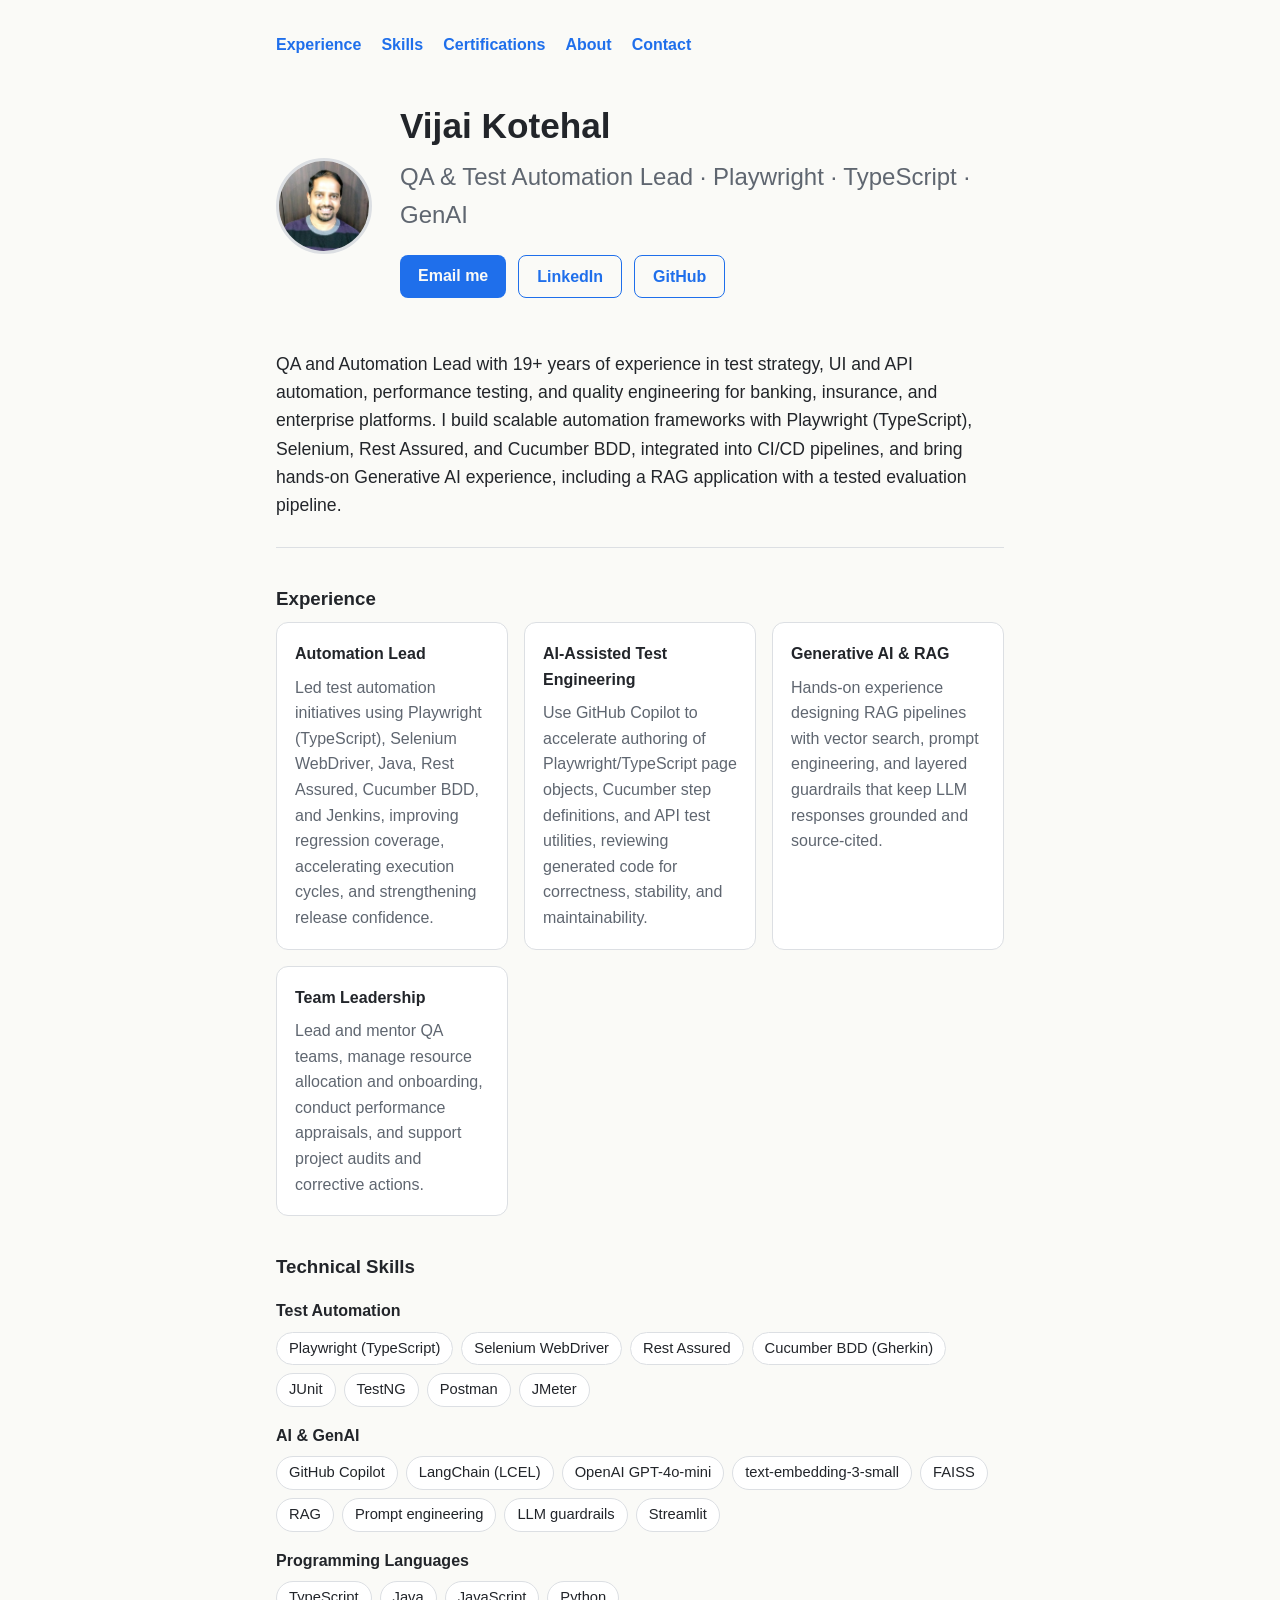
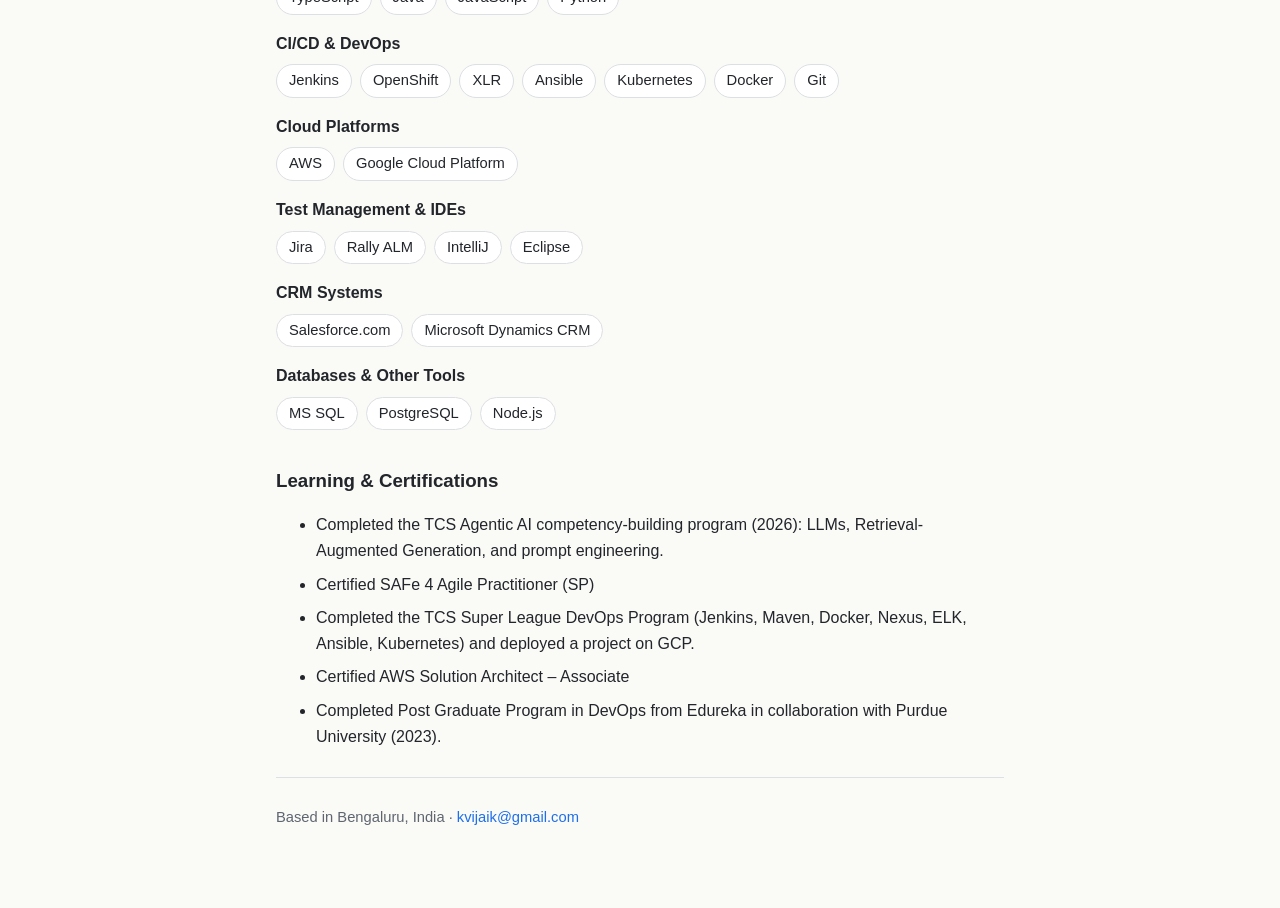
<file: index.html>
<!DOCTYPE html>
<html lang="en">
<head>
   <meta charset="UTF-8">
   <meta name="viewport" content="width=device-width, initial-scale=1.0">
   <title>Vijai Kotehal | QA &amp; Test Automation Lead</title>
   <meta name="description" content="Vijai Kotehal: QA and Test Automation Lead with 19+ years in Playwright, TypeScript, API automation, and Generative AI.">
   <link rel="stylesheet" href="./assets/css/styles.css">
</head>
<body class="home">
   <nav class="site-nav">
      <a href="#experience">Experience</a>
      <a href="#skills">Skills</a>
      <a href="#certifications">Certifications</a>
      <a href="./public/about.html">About</a>
      <a href="./public/contact.html">Contact</a>
   </nav>

   <header class="hero">
      <img src="./assets/images/vijai.jpeg" class="hero-photo" width="96" height="96" alt="Photo of Vijai Kotehal">
      <div>
         <h1>Vijai Kotehal</h1>
         <h2>QA &amp; Test Automation Lead &middot; Playwright &middot; TypeScript &middot; GenAI</h2>
         <p class="hero-links">
            <a class="button" href="mailto:kvijaik@gmail.com">Email me</a>
            <a class="button secondary" href="https://www.linkedin.com/in/vijaikotehal/">LinkedIn</a>
            <a class="button secondary" href="https://github.com/kvijaik">GitHub</a>
         </p>
      </div>
   </header>

   <section id="summary">
      <p class="lead">
         QA and Automation Lead with 19+ years of experience in test strategy, UI and API automation,
         performance testing, and quality engineering for banking, insurance, and enterprise platforms.
         I build scalable automation frameworks with Playwright (TypeScript), Selenium, Rest Assured, and
         Cucumber BDD, integrated into CI/CD pipelines, and bring hands-on Generative AI experience,
         including a RAG application with a tested evaluation pipeline.
      </p>
   </section>

   <hr/>

   <section id="experience">
      <h3>Experience</h3>
      <div class="cards">
         <article class="card">
            <h4>Automation Lead</h4>
            <p>Led test automation initiatives using Playwright (TypeScript), Selenium WebDriver, Java, Rest Assured, Cucumber BDD, and Jenkins, improving regression coverage, accelerating execution cycles, and strengthening release confidence.</p>
         </article>
         <article class="card">
            <h4>AI-Assisted Test Engineering</h4>
            <p>Use GitHub Copilot to accelerate authoring of Playwright/TypeScript page objects, Cucumber step definitions, and API test utilities, reviewing generated code for correctness, stability, and maintainability.</p>
         </article>
         <article class="card">
            <h4>Generative AI &amp; RAG</h4>
            <p>Hands-on experience designing RAG pipelines with vector search, prompt engineering, and layered guardrails that keep LLM responses grounded and source-cited.</p>
         </article>
         <article class="card">
            <h4>Team Leadership</h4>
            <p>Lead and mentor QA teams, manage resource allocation and onboarding, conduct performance appraisals, and support project audits and corrective actions.</p>
         </article>
      </div>
   </section>

   <section id="skills">
      <h3>Technical Skills</h3>
      <dl class="skills">
         <dt>Test Automation</dt>
         <dd><ul class="tags"><li>Playwright (TypeScript)</li><li>Selenium WebDriver</li><li>Rest Assured</li><li>Cucumber BDD (Gherkin)</li><li>JUnit</li><li>TestNG</li><li>Postman</li><li>JMeter</li></ul></dd>

         <dt>AI &amp; GenAI</dt>
         <dd><ul class="tags"><li>GitHub Copilot</li><li>LangChain (LCEL)</li><li>OpenAI GPT-4o-mini</li><li>text-embedding-3-small</li><li>FAISS</li><li>RAG</li><li>Prompt engineering</li><li>LLM guardrails</li><li>Streamlit</li></ul></dd>

         <dt>Programming Languages</dt>
         <dd><ul class="tags"><li>TypeScript</li><li>Java</li><li>JavaScript</li><li>Python</li></ul></dd>

         <dt>CI/CD &amp; DevOps</dt>
         <dd><ul class="tags"><li>Jenkins</li><li>OpenShift</li><li>XLR</li><li>Ansible</li><li>Kubernetes</li><li>Docker</li><li>Git</li></ul></dd>

         <dt>Cloud Platforms</dt>
         <dd><ul class="tags"><li>AWS</li><li>Google Cloud Platform</li></ul></dd>

         <dt>Test Management &amp; IDEs</dt>
         <dd><ul class="tags"><li>Jira</li><li>Rally ALM</li><li>IntelliJ</li><li>Eclipse</li></ul></dd>

         <dt>CRM Systems</dt>
         <dd><ul class="tags"><li>Salesforce.com</li><li>Microsoft Dynamics CRM</li></ul></dd>

         <dt>Databases &amp; Other Tools</dt>
         <dd><ul class="tags"><li>MS SQL</li><li>PostgreSQL</li><li>Node.js</li></ul></dd>
      </dl>
   </section>

   <section id="certifications">
      <h3>Learning &amp; Certifications</h3>
      <ul class="cert-list">
         <li>Completed the TCS Agentic AI competency-building program (2026): LLMs, Retrieval-Augmented Generation, and prompt engineering.</li>
         <li>Certified SAFe 4 Agile Practitioner (SP)</li>
         <li>Completed the TCS Super League DevOps Program (Jenkins, Maven, Docker, Nexus, ELK, Ansible, Kubernetes) and deployed a project on GCP.</li>
         <li>Certified AWS Solution Architect &ndash; Associate</li>
         <li>Completed Post Graduate Program in DevOps from Edureka in collaboration with Purdue University (2023).</li>
      </ul>
   </section>

   <hr/>

   <footer class="site-footer">
      <p>Based in Bengaluru, India &middot; <a href="mailto:kvijaik@gmail.com">kvijaik@gmail.com</a></p>
   </footer>
</body>
</html>
</file>
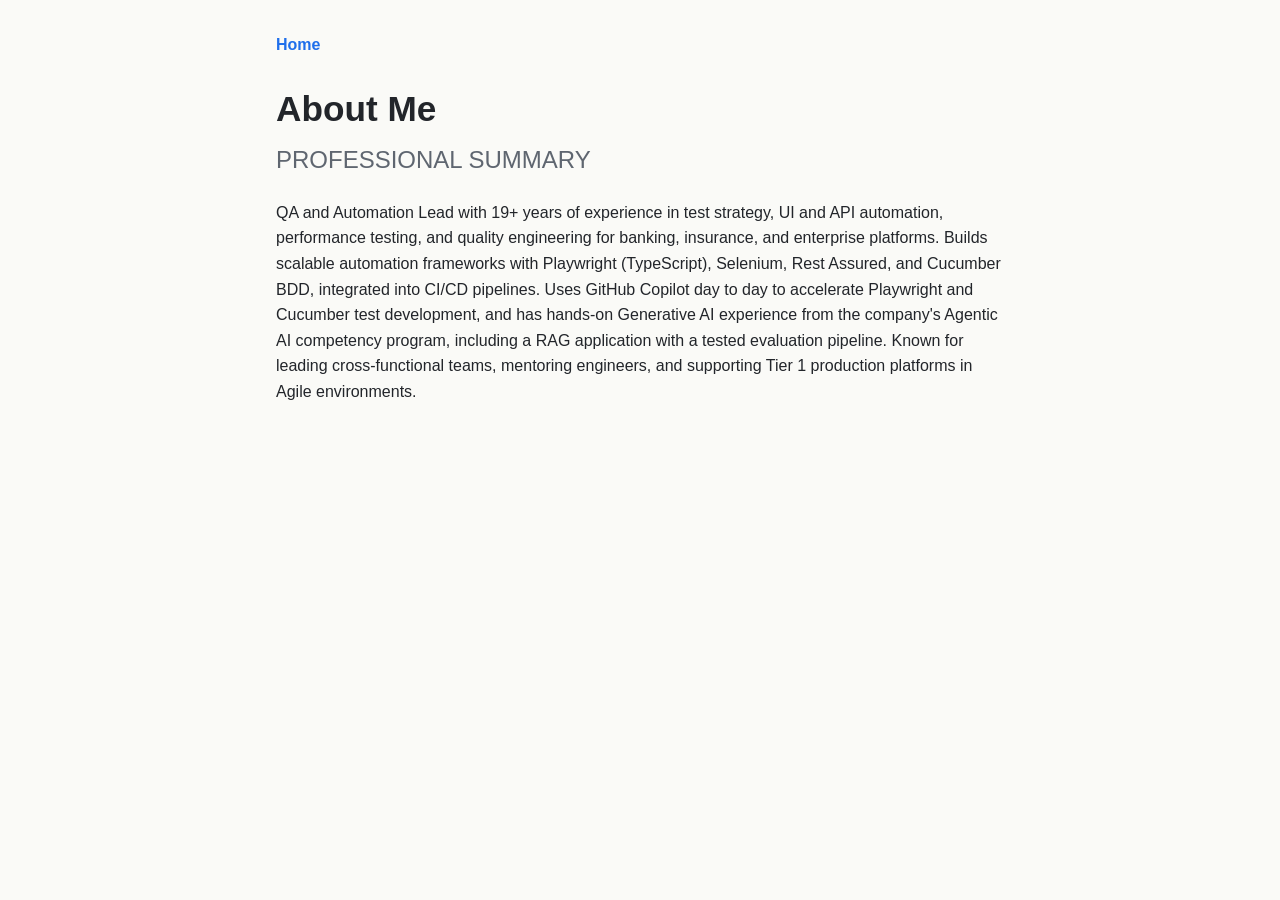
<file: public/about.html>
<!DOCTYPE html>
<html lang="en">
<head>
    <meta charset="UTF-8">
    <meta name="viewport" content="width=device-width, initial-scale=1.0">
    <title>About Me</title>
    <link rel="stylesheet" href="../assets/css/styles.css">
</head>
<body>
    <a href="../index.html">Home</a>
    <h1>About Me</h1>
    <h2>PROFESSIONAL SUMMARY</h2>
    <p>
        QA and Automation Lead with 19+ years of experience in test strategy, UI and API automation, performance testing, and quality engineering for banking, insurance, and enterprise platforms. Builds scalable automation frameworks with Playwright (TypeScript), Selenium, Rest Assured, and Cucumber BDD, integrated into CI/CD pipelines. Uses GitHub Copilot day to day to accelerate Playwright and Cucumber test development, and has hands-on Generative AI experience from the company's Agentic AI competency program, including a RAG application with a tested evaluation pipeline. Known for leading cross-functional teams, mentoring engineers, and supporting Tier 1 production platforms in Agile environments.
    </p>
</body>
</html>
</file>
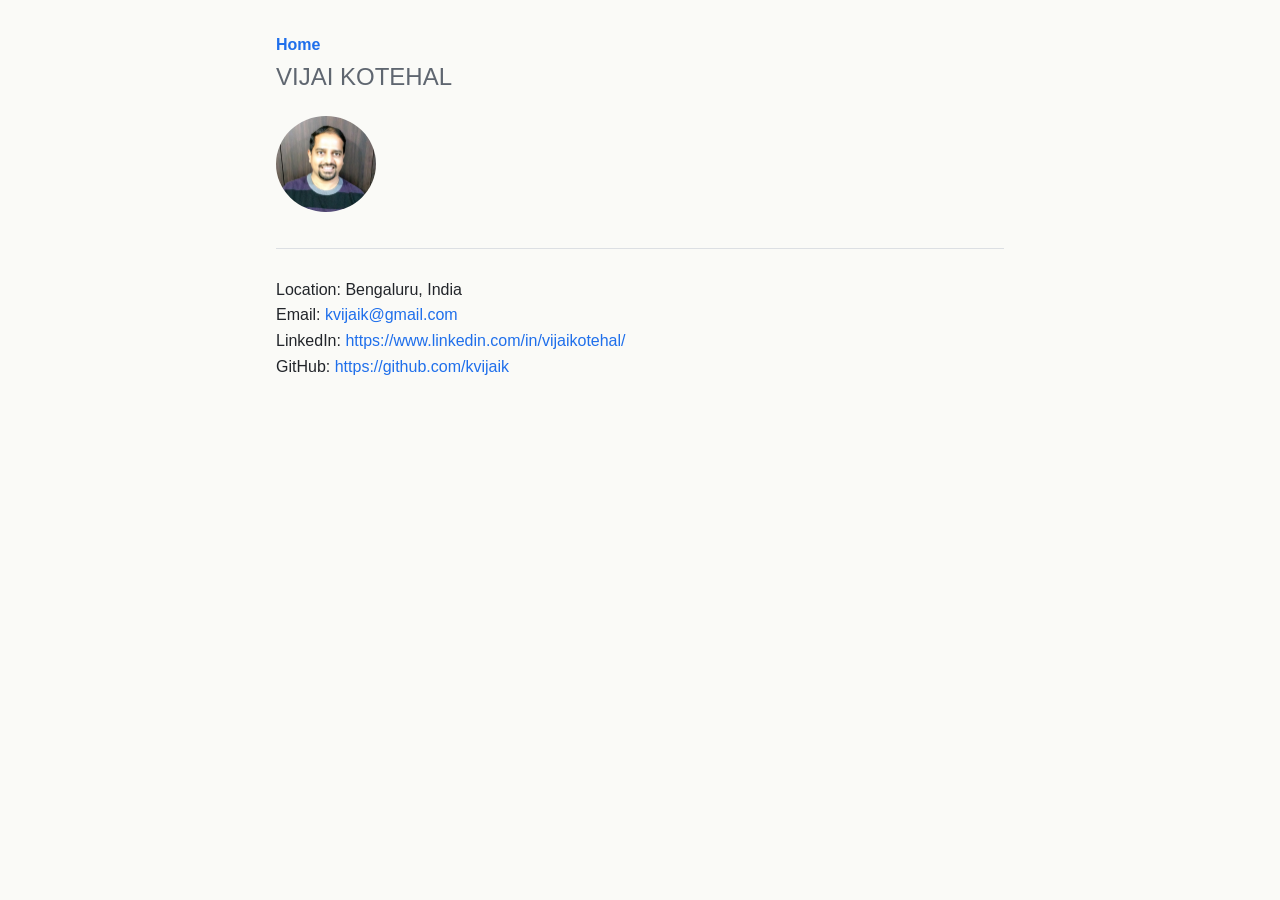
<file: public/contact.html>
<!DOCTYPE html>
<html lang="en">
<head>
    <meta charset="UTF-8">
    <meta name="viewport" content="width=device-width, initial-scale=1.0">
    <title>Contact Me</title>
    <link rel="stylesheet" href="../assets/css/styles.css">
</head>
<body>
    <a href="../index.html">Home</a>
    <h2>VIJAI KOTEHAL</h2>

    <img src="../assets/images/vijai.jpeg" class="profile-photo" alt="Vijai Pic" width="100">

    <hr/>
    <p>
        Location: Bengaluru, India <br />
        Email: <a href="mailto:kvijaik@gmail.com">kvijaik@gmail.com</a> <br />
        LinkedIn: <a href="https://www.linkedin.com/in/vijaikotehal/">https://www.linkedin.com/in/vijaikotehal/</a> <br />
        GitHub: <a href="https://github.com/kvijaik">https://github.com/kvijaik</a>
    </p>
</body>
</html>
</file>
<file: assets/css/styles.css>
:root {
  --bg: #fafaf7;
  --text: #22252a;
  --muted: #5f6670;
  --accent: #1f6feb;
  --rule: #dcdfe3;
  --card: #ffffff;
}

@media (prefers-color-scheme: dark) {
  :root {
    --bg: #15171a;
    --text: #e6e8eb;
    --muted: #9aa1ab;
    --accent: #6ea8fe;
    --rule: #2c3036;
    --card: #1d2024;
  }
}

* {
  box-sizing: border-box;
}

body {
  max-width: 760px;
  margin: 0 auto;
  padding: 32px 16px 64px;
  background: var(--bg);
  color: var(--text);
  font-family: -apple-system, BlinkMacSystemFont, "Segoe UI", Roboto, Helvetica, Arial, sans-serif;
  line-height: 1.6;
}

h1 {
  margin-bottom: 4px;
  font-size: 2.2rem;
}

h2 {
  margin-top: 0;
  color: var(--muted);
  font-weight: 500;
}

h3 {
  margin-bottom: 8px;
}

hr {
  margin: 28px 0;
  border: 0;
  border-top: 1px solid var(--rule);
}

a {
  color: var(--accent);
  text-decoration: none;
}

a:hover {
  text-decoration: underline;
}

img {
  max-width: 100%;
  height: auto;
  border-radius: 8px;
}

/* Footer-style page links (About / Contact / Home) */
body > a {
  display: inline-block;
  margin-right: 16px;
  font-weight: 600;
}

/* Profile photo on the contact page */
.profile-photo {
  width: 100px;
  border-radius: 50%;
}

/* Home page */
.site-nav {
  display: flex;
  flex-wrap: wrap;
  gap: 20px;
  margin-bottom: 40px;
  font-weight: 600;
}

.hero {
  display: flex;
  flex-wrap: wrap;
  align-items: center;
  gap: 28px;
}

.hero-photo {
  width: 96px;
  height: 96px;
  object-fit: cover;
  border-radius: 50%;
  border: 3px solid var(--rule);
}

.hero > div {
  flex: 1 1 280px;
}

.hero h1 {
  margin-top: 0;
}

.lead {
  font-size: 1.1rem;
}

.hero-links {
  display: flex;
  flex-wrap: wrap;
  gap: 12px;
}

.button {
  display: inline-block;
  padding: 8px 18px;
  border-radius: 8px;
  background: var(--accent);
  color: var(--bg);
  font-weight: 600;
}

.button.secondary {
  background: transparent;
  color: var(--accent);
  border: 1px solid var(--accent);
}

.button:hover {
  text-decoration: none;
  opacity: 0.9;
}

section {
  margin-top: 36px;
}

.tags {
  display: flex;
  flex-wrap: wrap;
  gap: 8px;
  padding: 0;
  list-style: none;
}

.tags li {
  padding: 4px 12px;
  border: 1px solid var(--rule);
  border-radius: 999px;
  background: var(--card);
  font-size: 0.92rem;
}

.cards {
  display: grid;
  grid-template-columns: repeat(auto-fit, minmax(210px, 1fr));
  gap: 16px;
}

.card {
  padding: 18px;
  background: var(--card);
  border: 1px solid var(--rule);
  border-radius: 12px;
}

.card h4 {
  margin: 0 0 8px;
}

.card p {
  margin: 0;
  color: var(--muted);
}

.site-footer {
  color: var(--muted);
  font-size: 0.92rem;
}

.skills dt {
  margin-top: 16px;
  font-weight: 600;
}

.skills dd {
  margin: 0;
}

.skills .tags {
  margin: 8px 0 0;
}

.cert-list li {
  margin-bottom: 8px;
}
</file>
